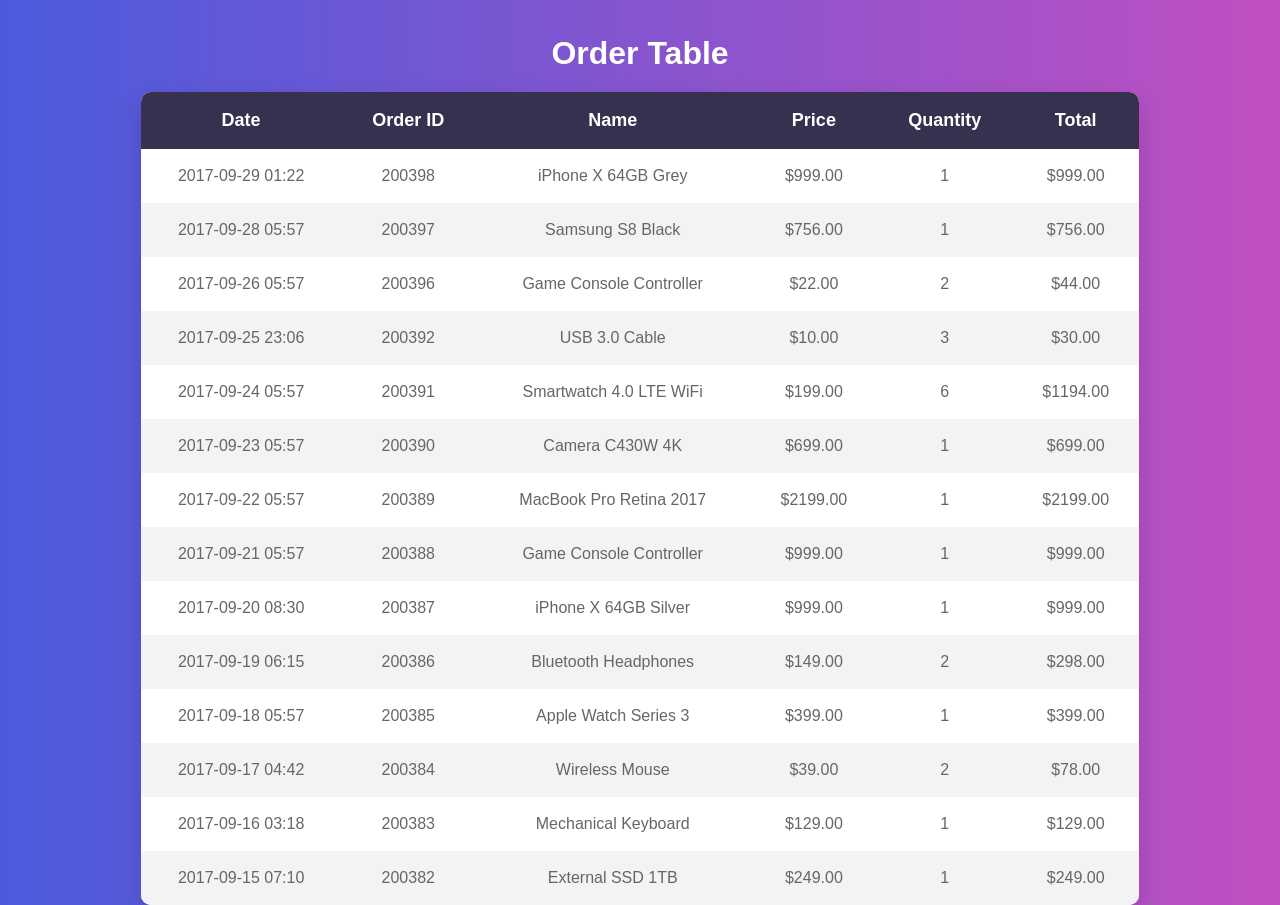
<file: ASingment-Css-3-Table/index.html>
<!DOCTYPE html>
<html lang="en">
<head>
    <meta charset="UTF-8">
    <meta name="viewport" content="width=device-width, initial-scale=1.0">
    <title> Table </title>
    <link rel="stylesheet" href="style.css">
</head>
<body>
    <div class="container">
        <h1 class="h1">Order Table</h1>
       <table>
    <thead>
        <tr class="table-header">
        <th>Date</th>
        <th>Order ID</th>
        <th>Name</th>
        <th>Price</th>
        <th>Quantity</th>
        <th>Total</th>
        </tr>
    </thead>
<tbody id="data">
    <tr>
        <td>2017-09-29 01:22</td>
        <td>200398</td>
        <td>iPhone X 64GB Grey</td>
        <td>$999.00</td>
        <td>1</td>
        <td>$999.00</td>
    </tr>

    <tr>
        <td>2017-09-28 05:57</td>
        <td>200397</td>
        <td>Samsung S8 Black</td>
        <td>$756.00</td>
        <td>1</td>
        <td>$756.00</td>
    </tr>

    <tr>
        <td>2017-09-26 05:57</td>
        <td>200396</td>
        <td>Game Console Controller</td>
        <td>$22.00</td>
        <td>2</td>
        <td>$44.00</td>
    </tr>

    <tr>
        <td>2017-09-25 23:06</td>
        <td>200392</td>
        <td>USB 3.0 Cable</td>
        <td>$10.00</td>
        <td>3</td>
        <td>$30.00</td>
    </tr>

    <tr>
        <td>2017-09-24 05:57</td>
        <td>200391</td>
        <td>Smartwatch 4.0 LTE WiFi</td>
        <td>$199.00</td>
        <td>6</td>
        <td>$1194.00</td>
    </tr>

    <tr>
        <td>2017-09-23 05:57</td>
        <td>200390</td>
        <td>Camera C430W 4K</td>
        <td>$699.00</td>
        <td>1</td>
        <td>$699.00</td>
    </tr>

    <tr>
        <td>2017-09-22 05:57</td>
        <td>200389</td>
        <td>MacBook Pro Retina 2017</td>
        <td>$2199.00</td>
        <td>1</td>
        <td>$2199.00</td>
    </tr>

    <tr>
        <td>2017-09-21 05:57</td>
        <td>200388</td>
        <td>Game Console Controller</td>
        <td>$999.00</td>
        <td>1</td>
        <td>$999.00</td>
    </tr>

    <tr>
        <td>2017-09-20 08:30</td>
        <td>200387</td>
        <td>iPhone X 64GB Silver</td>
        <td>$999.00</td>
        <td>1</td>
        <td>$999.00</td>
    </tr>

    <tr>
        <td>2017-09-19 06:15</td>
        <td>200386</td>
        <td>Bluetooth Headphones</td>
        <td>$149.00</td>
        <td>2</td>
        <td>$298.00</td>
    </tr>

    <tr>
        <td>2017-09-18 05:57</td>
        <td>200385</td>
        <td>Apple Watch Series 3</td>
        <td>$399.00</td>
        <td>1</td>
        <td>$399.00</td>
    </tr>

    <tr>
        <td>2017-09-17 04:42</td>
        <td>200384</td>
        <td>Wireless Mouse</td>
        <td>$39.00</td>
        <td>2</td>
        <td>$78.00</td>
    </tr>

    <tr>
        <td>2017-09-16 03:18</td>
        <td>200383</td>
        <td>Mechanical Keyboard</td>
        <td>$129.00</td>
        <td>1</td>
        <td>$129.00</td>
    </tr>

    <tr>
        <td>2017-09-15 07:10</td>
        <td>200382</td>
        <td>External SSD 1TB</td>
        <td>$249.00</td>
        <td>1</td>
        <td>$249.00</td>
    </tr>
</tbody>
</table>
    </div>
</body>
</html>
</file>
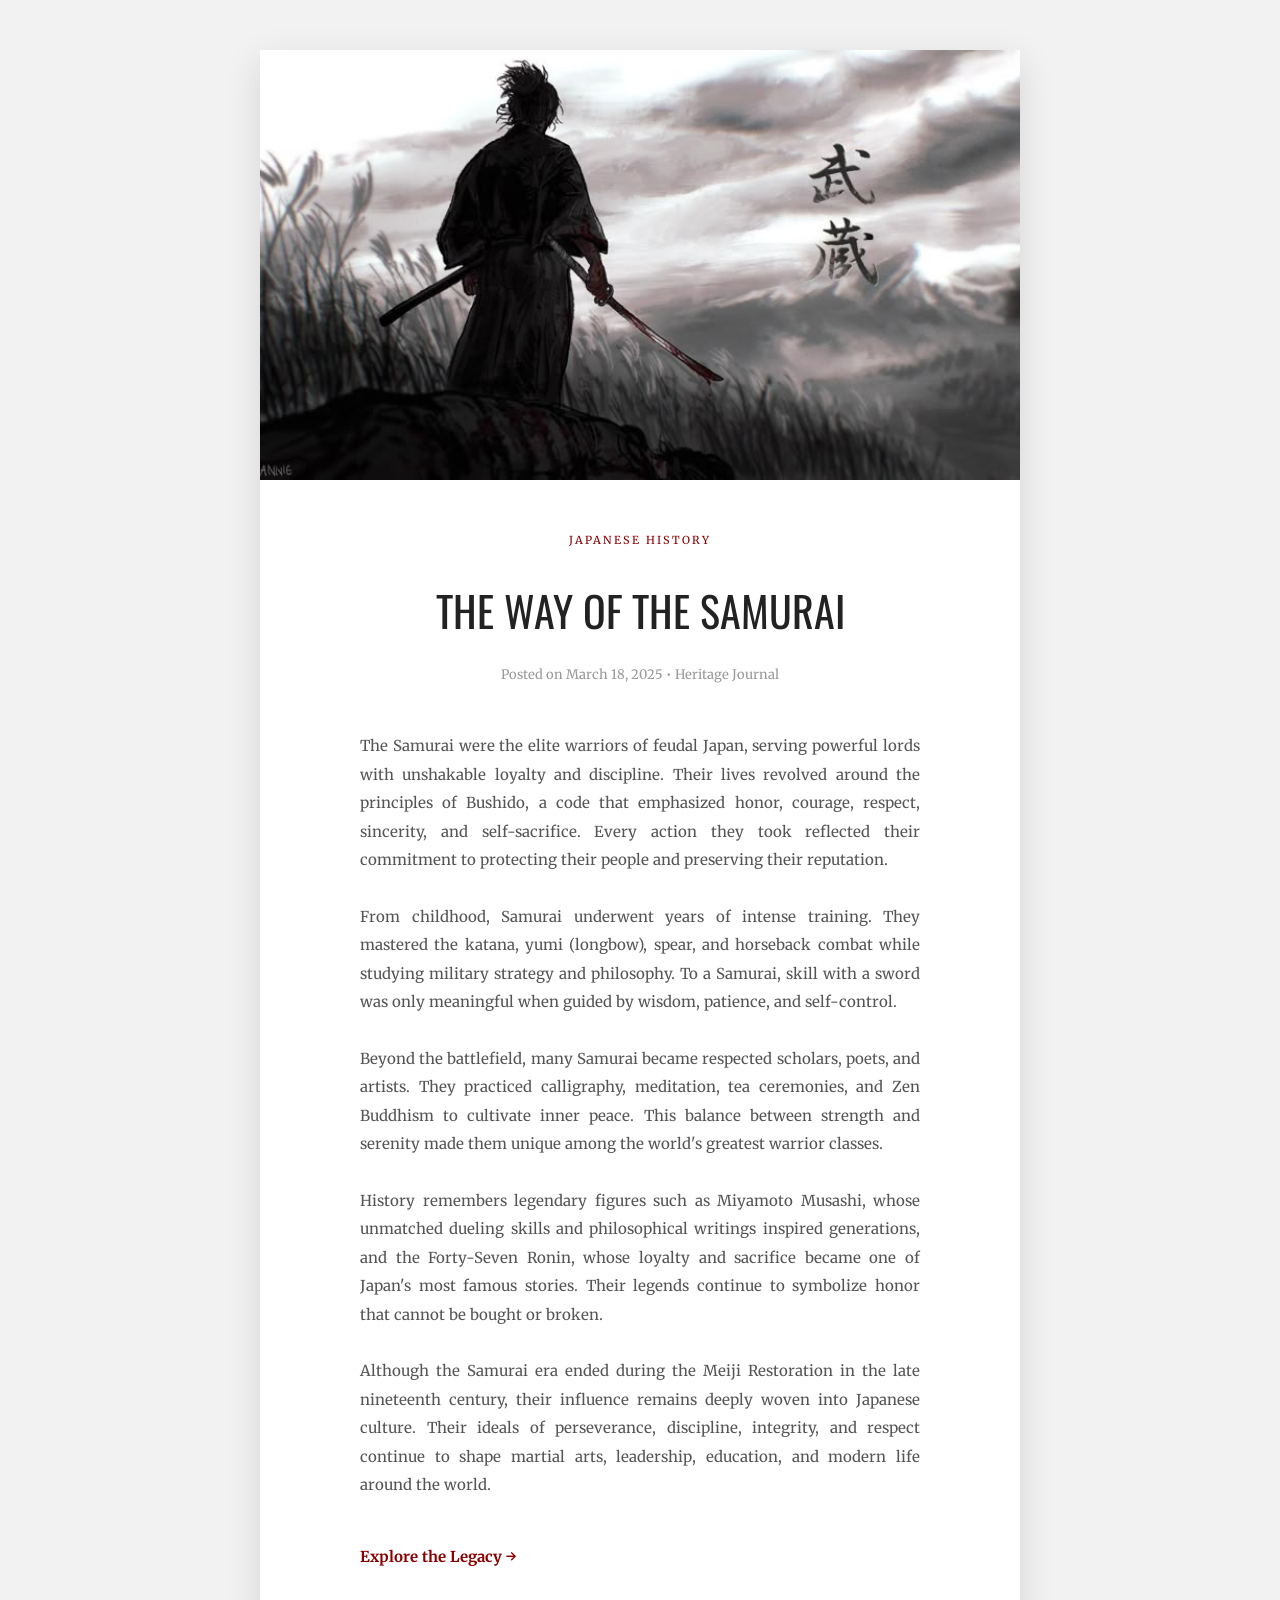
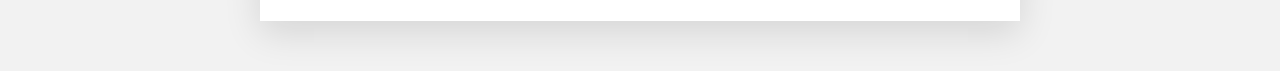
<file: ASingment-Css/index.html>
<!doctype html>
<html lang="en">
  <head>
    <meta charset="UTF-8" />
    <meta name="viewport" content="width=device-width, initial-scale=1.0" />
    <title>The Way of the Samurai</title>

    <link
      href="https://fonts.googleapis.com/css2?family=Oswald:wght@300;400;500&family=Merriweather:wght@300;400&display=swap"
      rel="stylesheet"
    />

    <style>
      * {
        margin: 0;
        padding: 0;
        box-sizing: border-box;
      }

      body {
        background: #f2f2f2;
        font-family: "Merriweather", serif;
        color: #555;
        line-height: 1.9;
      }

      .page {
        width: 100%;
        display: flex;
        justify-content: center;
        padding: 50px 20px;
      }

      .article {
        width: 760px;
        background: #fff;
        overflow: hidden;
        box-shadow: 0 12px 35px rgba(0, 0, 0, 0.12);
        transition: 0.45s ease;
      }

      .article:hover {
        transform: translateY(-8px);
        box-shadow: 0 20px 60px rgba(0, 0, 0, 0.18);
      }

      .article img {
        width: 100%;
        height: 430px;
        object-fit: cover;
        display: block;
        transition: transform 0.8s ease;
      }

      .article:hover img {
        transform: scale(1.08);
      }

      .content {
        max-width: 560px;
        margin: 50px auto;
      }

      .category {
        text-align: center;
        text-transform: uppercase;
        letter-spacing: 2px;
        font-size: 11px;
        color: #8b0000;
        margin-bottom: 20px;
        transition: 0.3s;
      }

      .article:hover .category {
        letter-spacing: 5px;
      }

      h1 {
        text-align: center;
        font-family: "Oswald", sans-serif;
        font-weight: 400;
        font-size: 42px;
        color: #222;
        margin-bottom: 12px;
        text-transform: uppercase;
        transition: 0.3s;
      }

      .article:hover h1 {
        color: #a10000;
      }

      .meta {
        text-align: center;
        color: #999;
        font-size: 13px;
        margin-bottom: 45px;
      }

      p {
        font-size: 15px;
        margin-bottom: 28px;
        text-align: justify;
        transition: 0.3s;
      }

      .article:hover p {
        color: #333;
      }

      .read-more {
        display: inline-block;
        margin-top: 15px;
        text-decoration: none;
        color: #8b0000;
        font-size: 15px;
        font-weight: bold;
        transition: 0.35s;
      }

      .read-more:hover {
        color: #000;
        transform: translateX(10px);
      }

      @media (max-width: 768px) {
        .article {
          width: 100%;
        }

        .article img {
          height: 260px;
        }

        .content {
          width: 90%;
        }

        h1 {
          font-size: 30px;
        }
      }
    </style>
  </head>

  <body>
    <div class="page">
      <div class="article">
        <img src="Samurai.jpg" alt="Samurai" />

        <div class="content">
          <div class="category">Japanese History</div>

          <h1>The Way of the Samurai</h1>

          <div class="meta">Posted on March 18, 2025 • Heritage Journal</div>

          <p>
            The Samurai were the elite warriors of feudal Japan, serving
            powerful lords with unshakable loyalty and discipline. Their lives
            revolved around the principles of Bushido, a code that emphasized
            honor, courage, respect, sincerity, and self-sacrifice. Every action
            they took reflected their commitment to protecting their people and
            preserving their reputation.
          </p>

          <p>
            From childhood, Samurai underwent years of intense training. They
            mastered the katana, yumi (longbow), spear, and horseback combat
            while studying military strategy and philosophy. To a Samurai, skill
            with a sword was only meaningful when guided by wisdom, patience,
            and self-control.
          </p>

          <p>
            Beyond the battlefield, many Samurai became respected scholars,
            poets, and artists. They practiced calligraphy, meditation, tea
            ceremonies, and Zen Buddhism to cultivate inner peace. This balance
            between strength and serenity made them unique among the world's
            greatest warrior classes.
          </p>

          <p>
            History remembers legendary figures such as Miyamoto Musashi, whose
            unmatched dueling skills and philosophical writings inspired
            generations, and the Forty-Seven Ronin, whose loyalty and sacrifice
            became one of Japan's most famous stories. Their legends continue to
            symbolize honor that cannot be bought or broken.
          </p>

          <p>
            Although the Samurai era ended during the Meiji Restoration in the
            late nineteenth century, their influence remains deeply woven into
            Japanese culture. Their ideals of perseverance, discipline,
            integrity, and respect continue to shape martial arts, leadership,
            education, and modern life around the world.
          </p>

          <a href="#" class="read-more"> Explore the Legacy → </a>
        </div>
      </div>
    </div>
  </body>
</html>
</file>
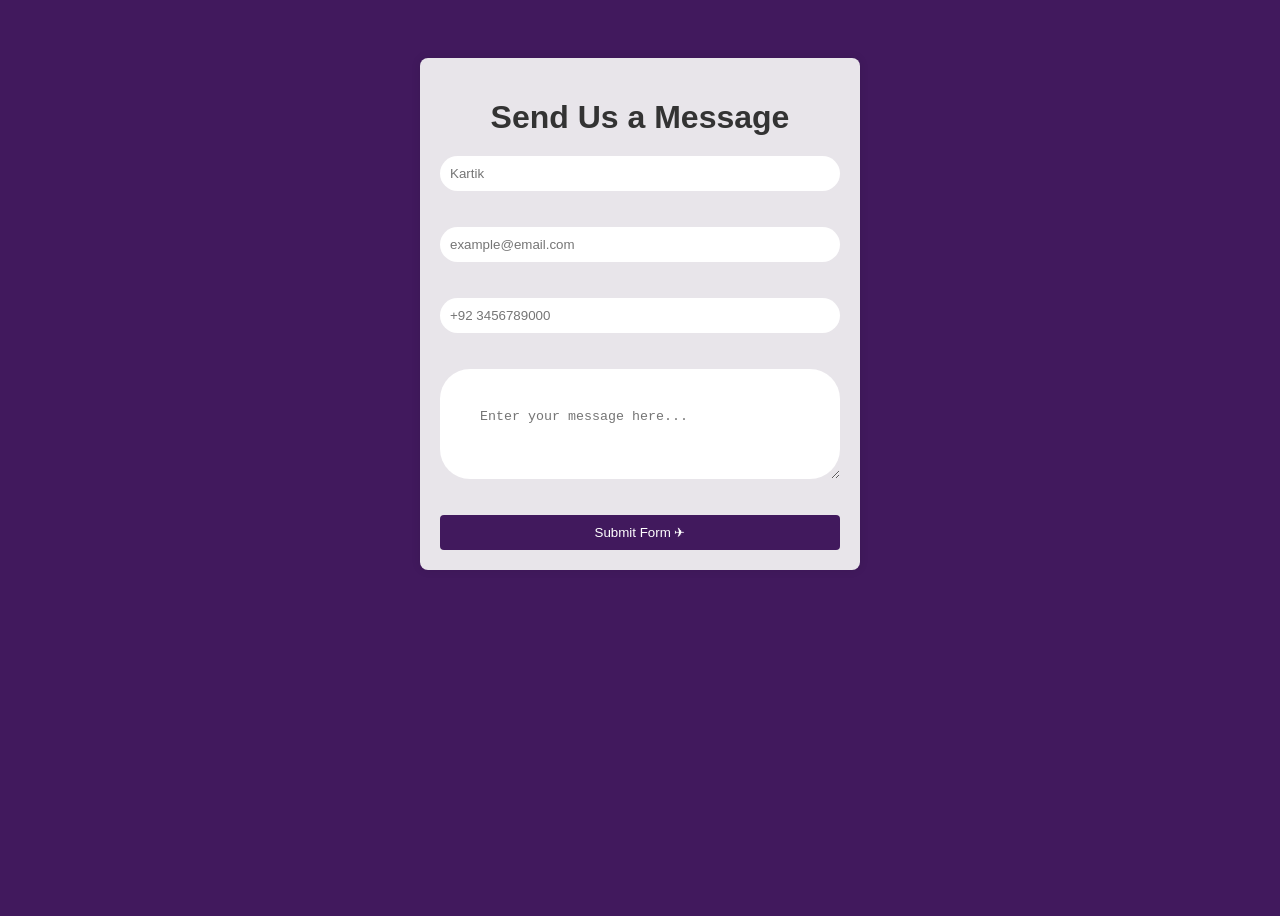
<file: Css-assignment-2-From/index.html>
<!DOCTYPE html>
<html lang="en">
<head>
    <meta charset="UTF-8">
    <meta name="viewport" content="width=device-width, initial-scale=1.0">
    <title>Form Assignment</title>
    <link rel="stylesheet" href="style.css">
    <link rel="shortcut icon" href="favicon.ico" type="image/x-icon">
</head>
<body>
    <div class="container">
<h1>Send Us a Message</h1>
<Form>
    
    <input type="text" id="name" name="name" required placeholder="Kartik"> <br><br>

   
   <input type="email" id="Email" name="Email" required placeholder="example@email.com"><br><br>
    
   <input type="tel" id="Phone" name="Phone" placeholder="+92 3456789000"> <br> <br>
   <textarea name="message " placeholder="Enter your message here..." id="message"></textarea> <br> <br>
<button type="submit" class="submit-btn">Submit Form ✈</button>

   </Form> 
</div>
</body>
</html>
</file>
<file: ASingment-Css-3-Table/style.css>
/* ===== Same Design CSS ===== */

body{
    margin: 0;
    padding: 0;
    font-family: Arial, Helvetica, sans-serif;
    background: linear-gradient(90deg,#4b5bdc,#c04fc2);
}

.container{
    width: 100%;
    min-height: 100vh;
    display: flex;
    flex-direction: column;
    align-items: center;

    /* Override your previous background */
    background: transparent;
}

.h1{
    color: white;
    margin: 35px 0 20px;
    font-size: 32px;
    font-weight: bold;
}

table{
    width: 78%;
    background: white;
    border-collapse: collapse;
    border-radius: 10px;
    overflow: hidden;
    box-shadow: 0 10px 25px rgba(0,0,0,.15);
}

thead{
    background: #37314f;
}

th{
    color: white;
    font-weight: 600;
    padding: 18px;
    text-align: center;
    font-size: 18px;
}

td{
    padding: 18px;
    text-align: center;
    color: #666;
    font-size: 16px;
}

tbody tr:nth-child(even){
    background: #f3f3f3;
}

tbody tr:nth-child(odd){
    background: white;
}

tbody tr:hover{
    background: #ece8ff;
    transition: .3s;
}
</file>
<file: Css-assignment-2-From/style.css>
body {
     background-color: #41195d;
    font-family: Arial, sans-serif;
    color: #e4dfdf;
    display: flex;
    justify-content: center;
    align-items: flex-start;
    min-height: 100vh;
  
    

}
.container {
    background-color: #e8e5ea;
    padding: 20px;
    border-radius: 8px;
    box-shadow: 0 0 10px rgba(0, 0, 0, 0.1);
    width: 100%;
    max-width: 400px;
    margin-top: 50px;
}
.container h1 {
  
  color: #333;
  margin-bottom: 20px;
  text-align: center;
}
.container form {
    display: flex;
    flex-direction: column;
   
}
#name {
        border-radius: 50px;
        padding: 10px;
        border: none;
}
#Email {
        border-radius: 50px;
        padding: 10px;
        border: none;
}
#Phone {
        border-radius: 50px;
        padding: 10px;
        border: none;
}
#message {
        border-radius: 30px;
        padding: 40px;
        border: none;
}
.submit-btn {
    background-color: #41195d;
    color: #fff;
    padding: 10px;
    border: none;
    border-radius: 4px;
    cursor: pointer;
} 
.submit-btn:hover {
    background-color: #075589;
    
  color: #ffffff;
  /* padding: 12px 24px; */
  border: none;
  border-radius: 8px;
  font-weight: 600;
  cursor: pointer;
  box-shadow: 0 2px 4px rgba(0, 0, 0, 0.1);
  /* Smooth transition for all changing properties */
  transition: transform 0.2s ease, box-shadow 0.2s ease, background-color 0.2s ease;
}
</file>
